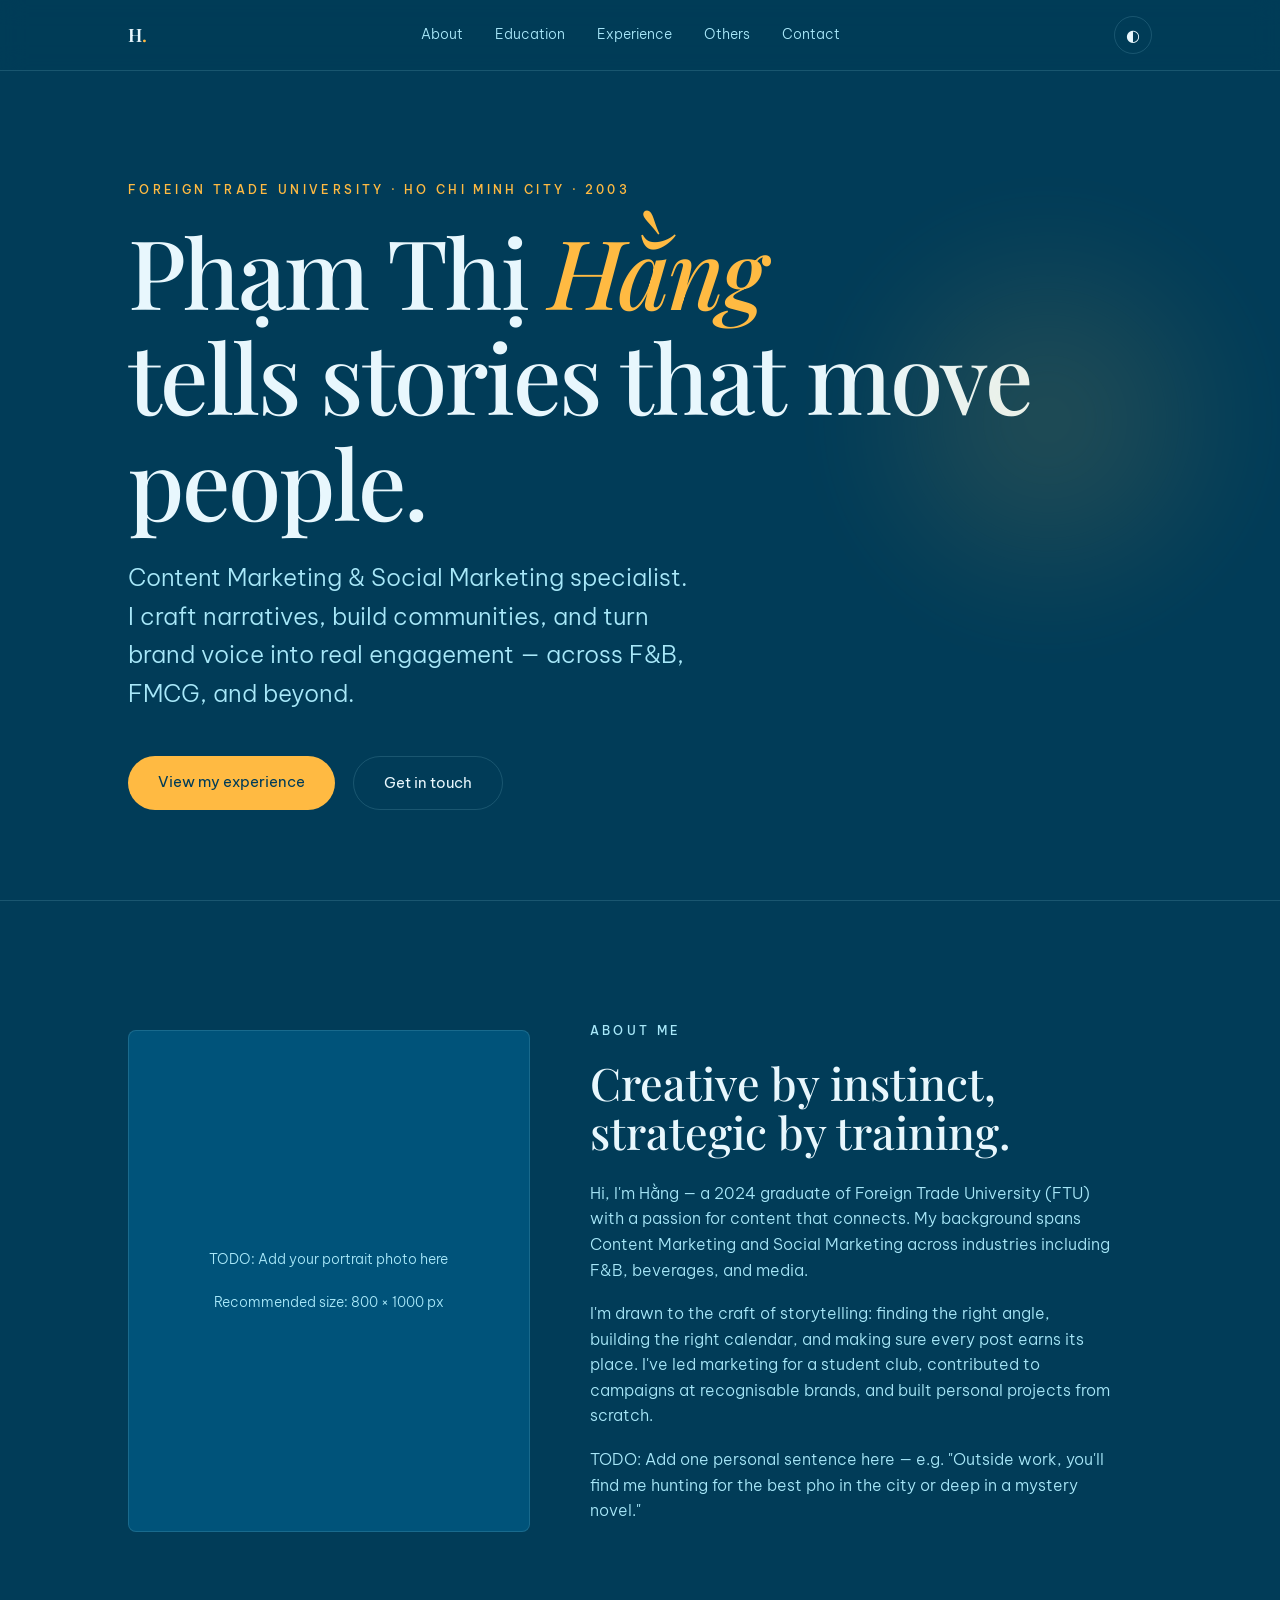
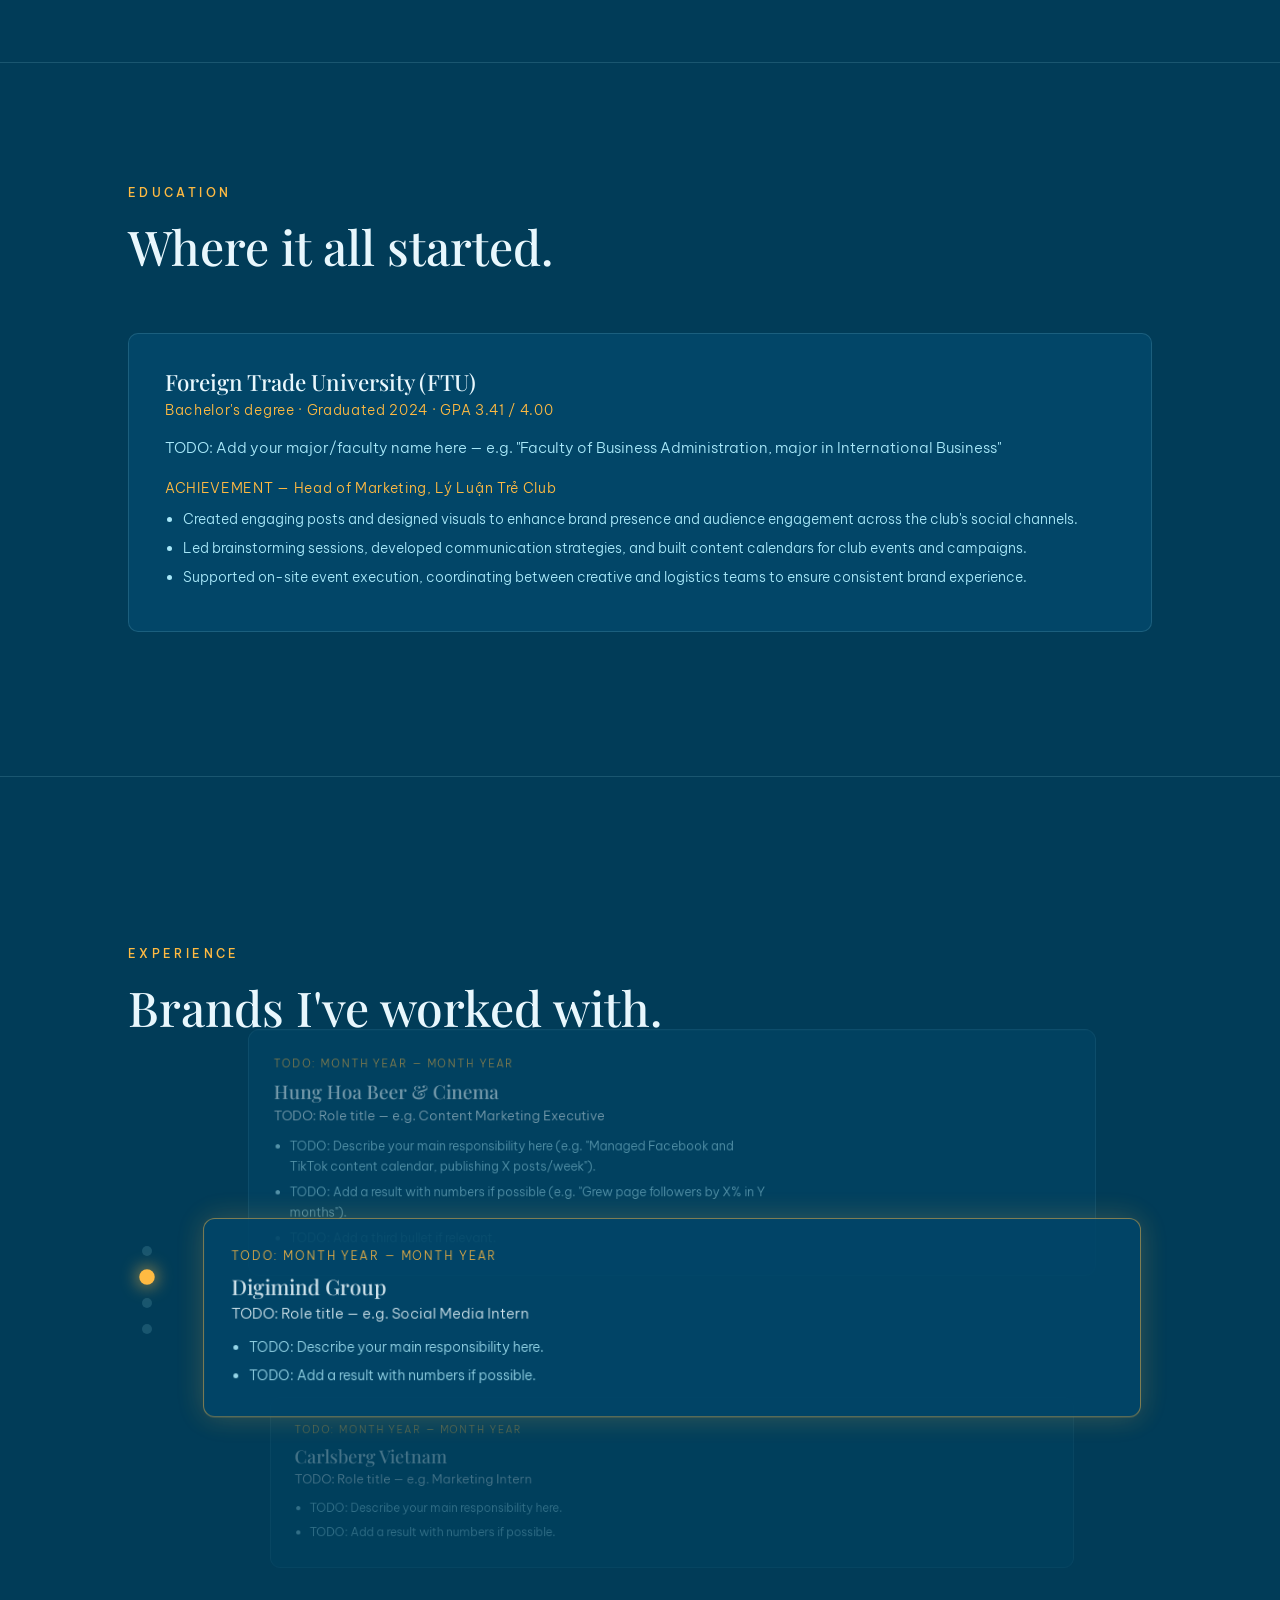
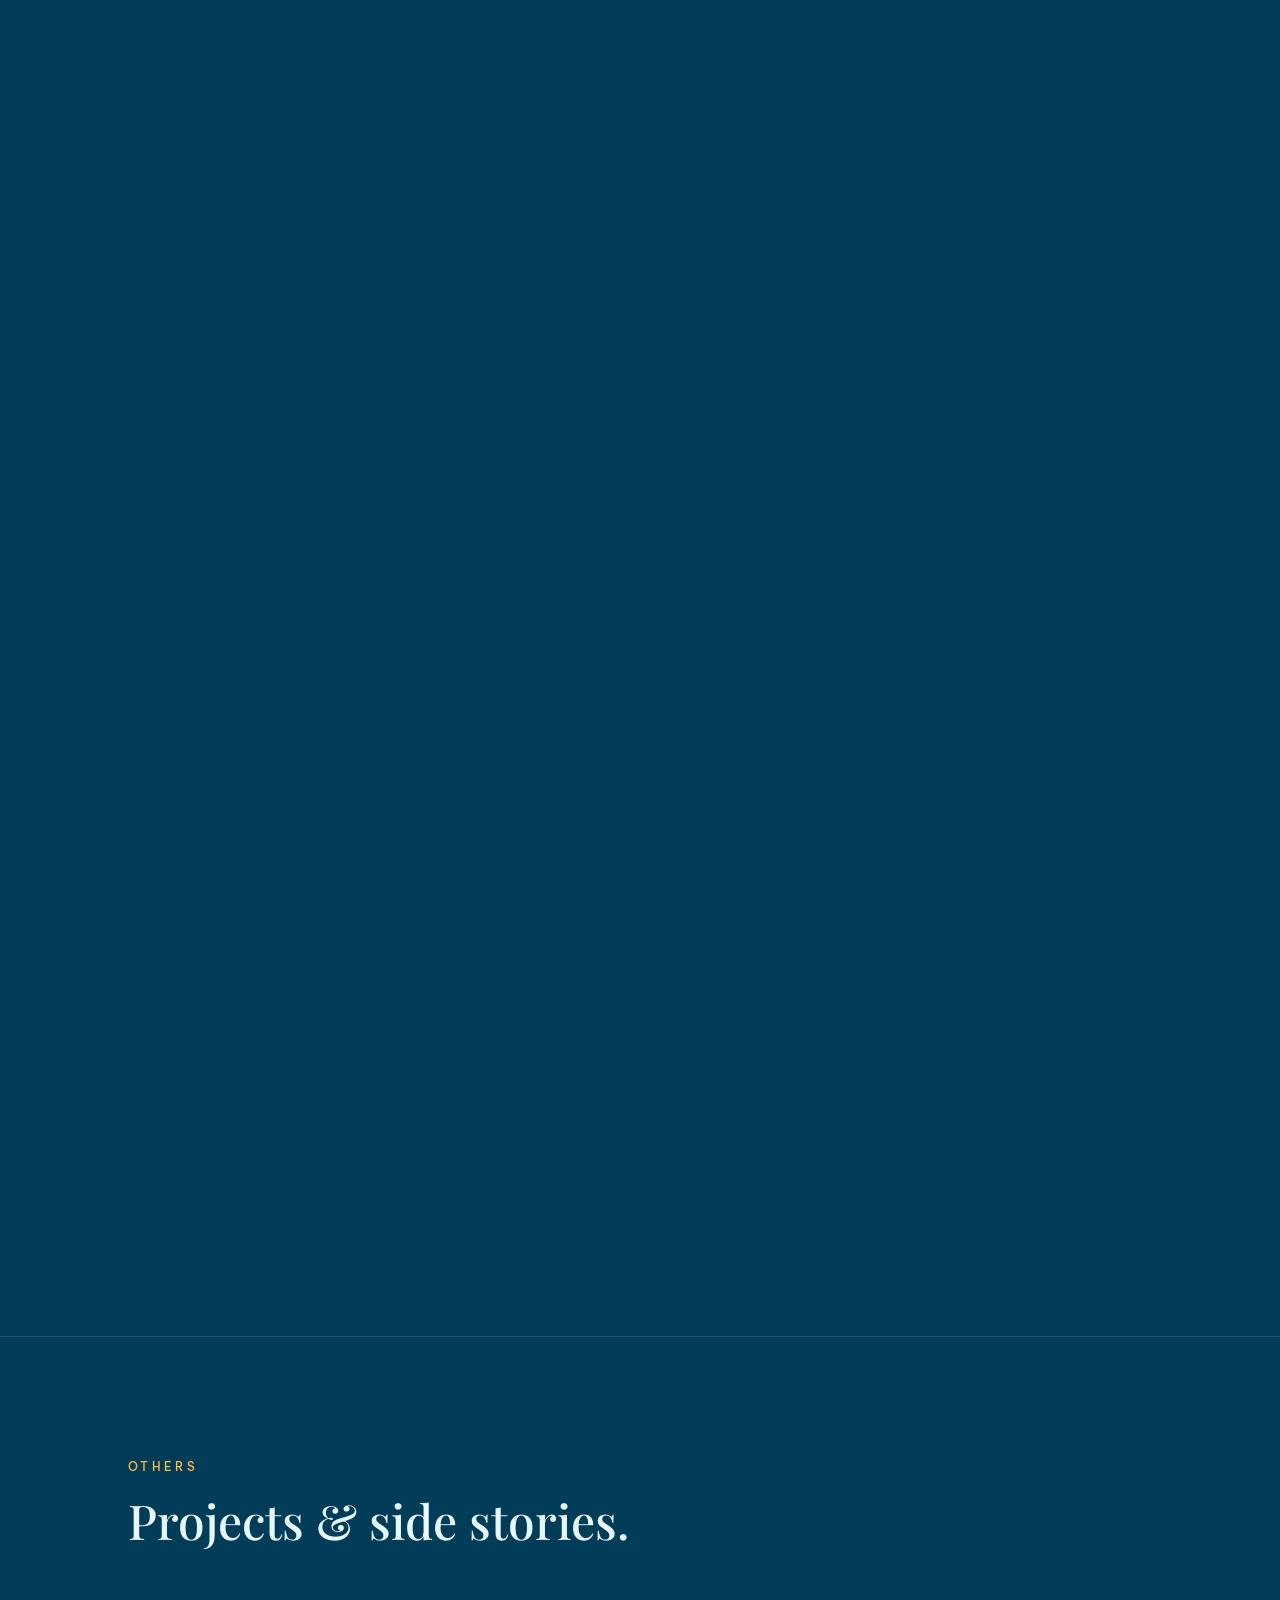
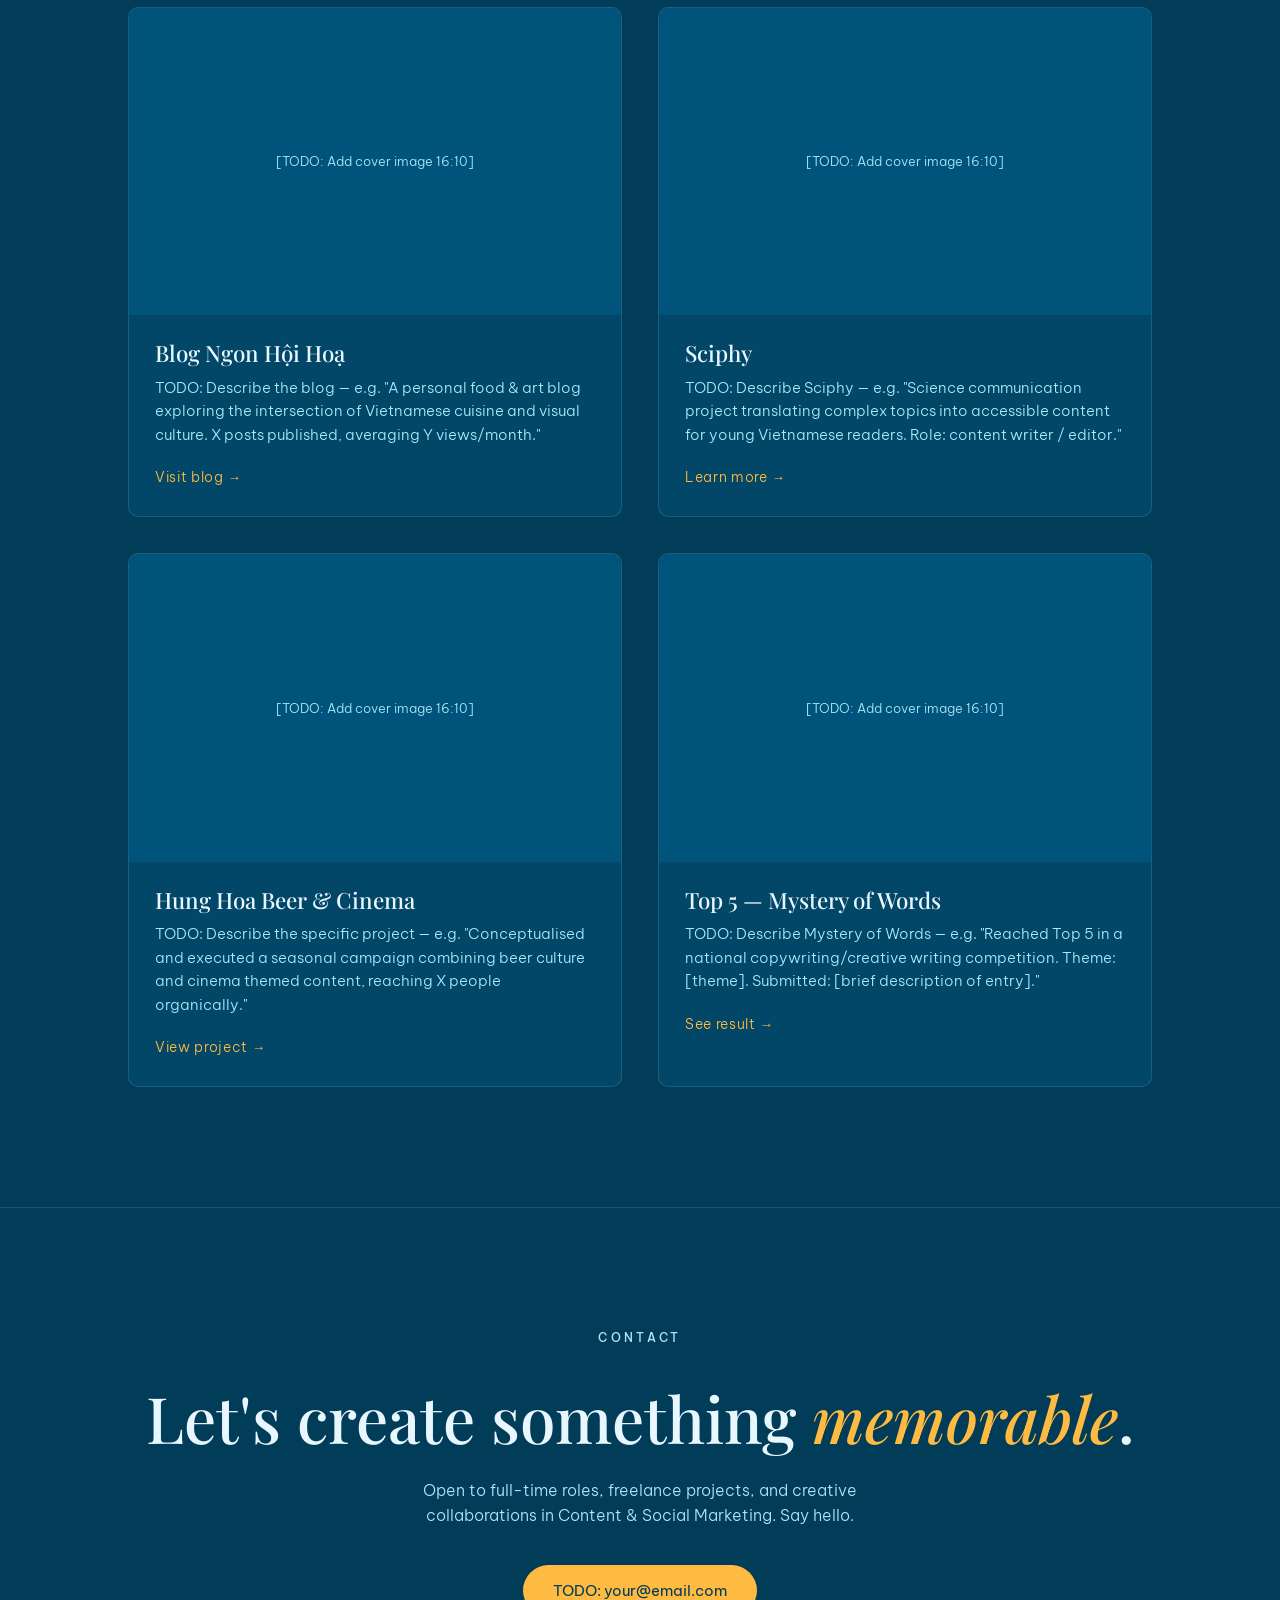
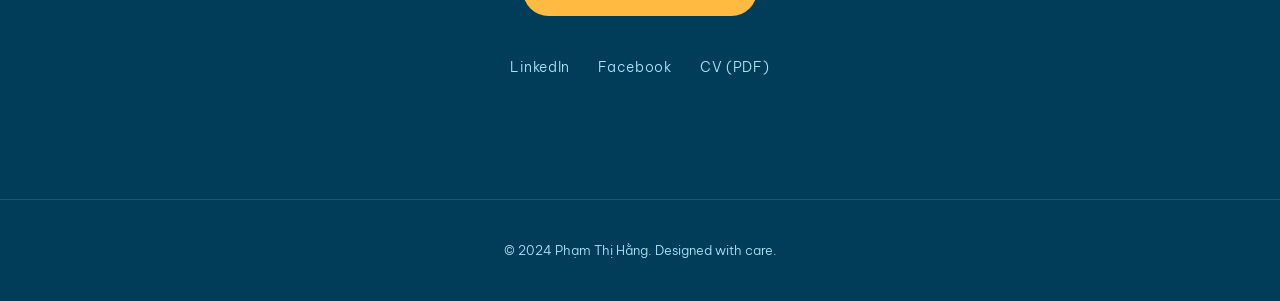
<file: portfolio sample.html>
<!DOCTYPE html>
<!--
  ============================================================
  PORTFOLIO — PHAM THI HANG
  ============================================================
  TODO items remaining:
  - Search "TODO:" to find all placeholders still needing real data
  - Search "ẢNH:" to find image slots (replace with your actual image paths)
  - Search "LINK:" to find social/URL placeholders
  ============================================================
-->
<html lang="vi">
<head>
<meta charset="UTF-8">
<meta name="viewport" content="width=device-width, initial-scale=1.0">
<meta name="description" content="Portfolio của Phạm Thị Hằng — Content Marketing & Social Marketing, tốt nghiệp Đại học Ngoại thương 2024.">
<title>Phạm Thị Hằng — Content & Social Marketing</title>
<link rel="preconnect" href="https://fonts.googleapis.com">
<link rel="preconnect" href="https://fonts.gstatic.com" crossorigin>
<link href="https://fonts.googleapis.com/css2?family=Playfair+Display:ital,wght@0,500;0,600;1,500&family=Be+Vietnam+Pro:wght@300;400;500;600&display=swap" rel="stylesheet">
<style>
  :root{
    /* Palette: #A8E8F9 #00537A #013C58 #F5A201 #FFBA42 #FFD35B */
    --bg:#013C58; --bg-soft:#00537A; --text:#E8F7FD; --muted:#A8E8F9;
    --accent:#FFBA42; --line:rgba(168,232,249,.15); --card:#024668;
  }
  [data-theme="light"]{
    --bg:#A8E8F9; --bg-soft:#C4F0FB; --text:#013C58; --muted:#00537A;
    --accent:#F5A201; --line:rgba(1,60,88,.15); --card:#DFF6FD;
  }
  *{margin:0;padding:0;box-sizing:border-box}
  html{scroll-behavior:smooth}
  body{background:var(--bg);color:var(--text);font-family:'Be Vietnam Pro',sans-serif;
    line-height:1.6;font-weight:300;transition:background .4s,color .4s;overflow-x:hidden}
  h1,h2,h3{font-family:'Playfair Display',serif;font-weight:500;line-height:1.1}
  a{color:inherit;text-decoration:none}
  .wrap{max-width:1080px;margin:0 auto;padding:0 28px}
  section{padding:120px 0;border-top:1px solid var(--line)}
  .eyebrow{font-size:.75rem;letter-spacing:.28em;text-transform:uppercase;
    color:var(--accent);margin-bottom:18px;font-weight:500}

  /* NAV */
  nav{position:fixed;top:0;left:0;right:0;z-index:50;backdrop-filter:blur(12px);
    background:color-mix(in srgb,var(--bg) 80%,transparent);border-bottom:1px solid var(--line)}
  .nav-inner{max-width:1080px;margin:0 auto;padding:16px 28px;display:flex;
    align-items:center;justify-content:space-between}
  .logo{font-family:'Playfair Display',serif;font-size:1.15rem;font-weight:600}
  .logo span{color:var(--accent)}
  .nav-links{display:flex;gap:32px;font-size:.9rem}
  .nav-links a{color:var(--muted);transition:color .25s}
  .nav-links a:hover{color:var(--text)}
  .theme-btn{background:none;border:1px solid var(--line);color:var(--text);
    width:38px;height:38px;border-radius:50%;cursor:pointer;font-size:1rem;transition:.25s}
  .theme-btn:hover{border-color:var(--accent)}
  .burger{display:none;background:none;border:none;color:var(--text);font-size:1.5rem;cursor:pointer}

  /* HERO */
  .hero{min-height:100vh;display:flex;flex-direction:column;justify-content:center;
    padding-top:90px;position:relative}
  .hero-glow{position:absolute;top:20%;right:-10%;width:480px;height:480px;
    background:radial-gradient(circle,var(--accent),transparent 65%);opacity:.14;
    filter:blur(40px);pointer-events:none}
  .hero h1{font-size:clamp(2.8rem,8vw,6rem);letter-spacing:-.02em}
  .hero h1 em{font-style:italic;color:var(--accent)}
  .hero .tagline{font-size:clamp(1.05rem,2.5vw,1.5rem);color:var(--muted);
    margin-top:24px;max-width:560px}
  .hero-cta{margin-top:44px;display:flex;gap:18px;flex-wrap:wrap}
  .btn{padding:14px 30px;border-radius:40px;font-size:.92rem;font-weight:400;
    transition:.3s;display:inline-block}
  .btn-fill{background:var(--accent);color:#013C58}
  .btn-fill:hover{transform:translateY(-2px);box-shadow:0 10px 30px color-mix(in srgb,var(--accent) 40%,transparent)}
  .btn-line{border:1px solid var(--line)}
  .btn-line:hover{border-color:var(--accent);color:var(--accent)}

  /* ABOUT */
  .about-grid{display:grid;grid-template-columns:1fr 1.4fr;gap:60px;align-items:center}
  .about-img{aspect-ratio:4/5;background:var(--bg-soft);border:1px solid var(--line);
    border-radius:8px;display:flex;align-items:center;justify-content:center;
    color:var(--muted);font-size:.85rem;text-align:center;padding:20px;overflow:hidden}
  .about-img img{width:100%;height:100%;object-fit:cover;border-radius:8px}
  .about-text h2{font-size:clamp(2rem,4vw,2.8rem);margin-bottom:24px}
  .about-text p{color:var(--muted);margin-bottom:18px;max-width:520px}

  /* EDUCATION */
  .edu-block{background:var(--card);border:1px solid var(--line);border-radius:10px;padding:36px;margin-bottom:24px}
  .edu-block h3{font-size:1.4rem;margin-bottom:6px}
  .edu-meta{color:var(--accent);font-size:.85rem;letter-spacing:.05em;margin-bottom:14px}
  .edu-block p{color:var(--muted);font-size:.92rem;margin-bottom:10px}
  .edu-block ul{color:var(--muted);font-size:.9rem;padding-left:18px}
  .edu-block ul li{margin-bottom:6px}

  /* EXPERIENCE — wheel-picker selection (game style)
     The section pins to the screen; scrolling rotates the entries through
     a vertical wheel. Selected entry lights up in the middle, neighbours
     shrink and fade above/below it. */
  #experience{padding:0;height:240vh} /* scroll distance = animation length */
  .exp-sticky{position:sticky;top:0;min-height:100vh;display:flex;
    flex-direction:column;justify-content:center;overflow:hidden}
  .exp-sticky .sec-head{margin-bottom:36px}
  .wheel{position:relative;height:440px}
  .exp{position:absolute;left:64px;right:0;top:50%;padding:24px 28px;
    border-radius:12px;background:var(--card);border:1px solid var(--line);
    transform:translateY(-50%);opacity:0;visibility:hidden;
    will-change:transform,opacity;
    transition:border-color .35s ease,box-shadow .35s ease}
  .exp.lit{border-color:color-mix(in srgb,var(--accent) 55%,transparent);
    box-shadow:0 0 30px color-mix(in srgb,var(--accent) 25%,transparent)}
  /* circle selection bar on the left */
  .wheel-dots{position:absolute;left:14px;top:50%;transform:translateY(-50%);
    display:flex;flex-direction:column;gap:16px;z-index:200}
  .wheel-dots .dot{width:10px;height:10px;border-radius:50%;
    background:var(--line);transition:.35s}
  .wheel-dots .dot.on{background:var(--accent);transform:scale(1.55);
    box-shadow:0 0 12px var(--accent)}
  /* hover preview — small picture window on the selected entry */
  .exp-preview{position:absolute;right:24px;bottom:calc(100% - 8px);z-index:300;
    display:flex;gap:10px;padding:12px;border-radius:10px;
    background:var(--bg-soft);border:1px solid color-mix(in srgb,var(--accent) 45%,transparent);
    box-shadow:0 14px 40px rgba(0,0,0,.35);
    opacity:0;visibility:hidden;transform:translateY(10px) scale(.96);
    transition:opacity .3s ease,transform .3s ease,visibility .3s;pointer-events:none}
  .exp-preview::after{content:"";position:absolute;bottom:-7px;right:40px;
    width:12px;height:12px;background:var(--bg-soft);transform:rotate(45deg);
    border-right:1px solid color-mix(in srgb,var(--accent) 45%,transparent);
    border-bottom:1px solid color-mix(in srgb,var(--accent) 45%,transparent)}
  .exp-preview .pv{width:130px;height:86px;border-radius:6px;overflow:hidden;
    background:var(--card);border:1px solid var(--line);display:flex;
    align-items:center;justify-content:center;color:var(--muted);
    font-size:.68rem;text-align:center;padding:6px}
  .exp-preview .pv img{width:100%;height:100%;object-fit:cover}
  /* only the lit (selected) entry shows its preview on hover */
  .exp.lit:hover .exp-preview{opacity:1;visibility:visible;transform:translateY(0) scale(1)}
  .exp .yr{font-size:.78rem;letter-spacing:.15em;color:var(--accent);text-transform:uppercase}
  .exp h3{font-size:1.35rem;margin:8px 0 4px}
  .exp .role{color:var(--text);font-size:.95rem;margin-bottom:10px}
  .exp p{color:var(--muted);font-size:.9rem;max-width:560px}
  .exp ul{color:var(--muted);font-size:.9rem;padding-left:18px;max-width:560px}
  .exp ul li{margin-bottom:6px}
  @media (prefers-reduced-motion: reduce){
    .exp,.wheel-dots .dot{transition:none}
  }

  /* OTHERS — card grid reused */
  .sec-head{margin-bottom:60px}
  .sec-head h2{font-size:clamp(2rem,4vw,3rem)}
  .proj-grid{display:grid;grid-template-columns:repeat(2,1fr);gap:36px}
  .card{background:var(--card);border:1px solid var(--line);border-radius:10px;
    overflow:hidden;transition:.4s;cursor:pointer}
  .card:hover{transform:translateY(-6px);border-color:color-mix(in srgb,var(--accent) 50%,var(--line))}
  .card-img{aspect-ratio:16/10;background:var(--bg-soft);display:flex;
    align-items:center;justify-content:center;color:var(--muted);font-size:.8rem;
    text-align:center;padding:16px;overflow:hidden}
  .card-img img{width:100%;height:100%;object-fit:cover;transition:.5s}
  .card:hover .card-img img{transform:scale(1.05)}
  .card-body{padding:26px}
  .card-body h3{font-size:1.4rem;margin-bottom:10px}
  .card-body p{color:var(--muted);font-size:.92rem;margin-bottom:18px}
  .card-link{color:var(--accent);font-size:.85rem;letter-spacing:.05em}
  .card-link::after{content:" →";transition:.3s}
  .card:hover .card-link::after{margin-left:6px}

  /* CONTACT */
  .contact{text-align:center}
  .contact h2{font-size:clamp(2.2rem,6vw,4rem);margin-bottom:24px}
  .contact h2 em{font-style:italic;color:var(--accent)}
  .contact p{color:var(--muted);max-width:480px;margin:0 auto 36px}
  .socials{display:flex;gap:28px;justify-content:center;margin-top:40px;flex-wrap:wrap}
  .socials a{color:var(--muted);font-size:.9rem;letter-spacing:.05em;transition:.25s}
  .socials a:hover{color:var(--accent)}
  footer{padding:40px 0;text-align:center;color:var(--muted);font-size:.8rem;
    border-top:1px solid var(--line)}

  /* FADE-IN ON SCROLL */
  .reveal{opacity:0;transform:translateY(30px);transition:opacity .8s ease,transform .8s ease}
  .reveal.in{opacity:1;transform:none}

  /* RESPONSIVE */
  @media(max-width:820px){
    .about-grid{grid-template-columns:1fr;gap:36px}
    .proj-grid{grid-template-columns:1fr}
    .nav-links{display:none}
    .burger{display:block}
    section{padding:80px 0}
  }
</style>
</head>
<body>

<!-- NAV -->
<nav>
  <div class="nav-inner">
    <a href="#hero" class="logo">H<span>.</span></a>
    <div class="nav-links">
      <a href="#about">About</a>
      <a href="#education">Education</a>
      <a href="#experience">Experience</a>
      <a href="#others">Others</a>
      <a href="#contact">Contact</a>
    </div>
    <div style="display:flex;gap:12px;align-items:center">
      <button class="theme-btn" id="themeBtn" title="Toggle theme">◐</button>
      <button class="burger" id="burger">☰</button>
    </div>
  </div>
</nav>

<!-- HERO -->
<header class="hero wrap" id="hero">
  <div class="hero-glow"></div>
  <p class="eyebrow reveal">Foreign Trade University · Ho Chi Minh City · 2003</p>
  <h1 class="reveal">Phạm Thị <em>Hằng</em><br>tells stories that move people.</h1>
  <p class="tagline reveal">Content Marketing & Social Marketing specialist. I craft narratives, build communities, and turn brand voice into real engagement — across F&B, FMCG, and beyond.</p>
  <div class="hero-cta reveal">
    <a href="#experience" class="btn btn-fill">View my experience</a>
    <a href="#contact" class="btn btn-line">Get in touch</a>
  </div>
</header>

<!-- ABOUT ME -->
<section id="about">
  <div class="wrap about-grid">
    <!-- ẢNH: portrait photo, ratio ~4:5 (e.g. 800×1000px).
         TODO: replace the div below with <img src="your-photo.jpg" alt="Phạm Thị Hằng"> -->
    <div class="about-img reveal">
      <span>TODO: Add your portrait photo here<br><br>Recommended size: 800 × 1000 px</span>
    </div>
    <div class="about-text reveal">
      <p class="eyebrow">About Me</p>
      <h2>Creative by instinct, strategic by training.</h2>
      <p>Hi, I'm Hằng — a 2024 graduate of Foreign Trade University (FTU) with a passion for content that connects. My background spans Content Marketing and Social Marketing across industries including F&B, beverages, and media.</p>
      <p>I'm drawn to the craft of storytelling: finding the right angle, building the right calendar, and making sure every post earns its place. I've led marketing for a student club, contributed to campaigns at recognisable brands, and built personal projects from scratch.</p>
      <!-- TODO: add a short personal line — a hobby, a belief, something that makes you you -->
      <p>TODO: Add one personal sentence here — e.g. "Outside work, you'll find me hunting for the best pho in the city or deep in a mystery novel."</p>
    </div>
  </div>
</section>

<!-- EDUCATION -->
<section id="education">
  <div class="wrap">
    <div class="sec-head reveal">
      <p class="eyebrow">Education</p>
      <h2>Where it all started.</h2>
    </div>

    <div class="edu-block reveal">
      <h3>Foreign Trade University (FTU)</h3>
      <div class="edu-meta">Bachelor's degree · Graduated 2024 · GPA 3.41 / 4.00</div>
      <p>TODO: Add your major/faculty name here — e.g. "Faculty of Business Administration, major in International Business"</p>

      <p style="color:var(--accent);font-size:.85rem;margin-top:18px;margin-bottom:8px;letter-spacing:.05em">ACHIEVEMENT — Head of Marketing, Lý Luận Trẻ Club</p>
      <ul>
        <li>Created engaging posts and designed visuals to enhance brand presence and audience engagement across the club's social channels.</li>
        <li>Led brainstorming sessions, developed communication strategies, and built content calendars for club events and campaigns.</li>
        <li>Supported on-site event execution, coordinating between creative and logistics teams to ensure consistent brand experience.</li>
      </ul>

      <!-- TODO: add GPA context or any scholarships/honours if applicable -->
    </div>
  </div>
</section>

<!-- EXPERIENCE -->
<section id="experience">
  <div class="exp-sticky wrap">
    <div class="sec-head reveal">
      <p class="eyebrow">Experience</p>
      <h2>Brands I've worked with.</h2>
    </div>
    <div class="wheel" id="wheel">
      <div class="wheel-dots" id="wheelDots"></div>

      <div class="exp">
        <!-- TODO: fill in exact dates, role title, and bullet points for this role -->
        <span class="yr">TODO: Month Year — Month Year</span>
        <h3>Hung Hoa Beer &amp; Cinema</h3>
        <div class="role">TODO: Role title — e.g. Content Marketing Executive</div>
        <!-- ẢNH: hover preview — replace placeholders with <img src="..."> (~390×260px each) -->
        <div class="exp-preview">
          <div class="pv">TODO: ảnh 1<br>Hung Hoa</div>
          <div class="pv">TODO: ảnh 2<br>Hung Hoa</div>
          <div class="pv">TODO: ảnh 3<br>Hung Hoa</div>
        </div>
        <ul>
          <li>TODO: Describe your main responsibility here (e.g. "Managed Facebook and TikTok content calendar, publishing X posts/week").</li>
          <li>TODO: Add a result with numbers if possible (e.g. "Grew page followers by X% in Y months").</li>
          <li>TODO: Add a third bullet if relevant.</li>
        </ul>
      </div>

      <div class="exp">
        <!-- TODO: fill in exact dates, role title, and bullet points for this role -->
        <span class="yr">TODO: Month Year — Month Year</span>
        <h3>Digimind Group</h3>
        <div class="role">TODO: Role title — e.g. Social Media Intern</div>
        <!-- ẢNH: hover preview — replace placeholders with <img src="..."> (~390×260px each) -->
        <div class="exp-preview">
          <div class="pv">TODO: ảnh 1<br>Digimind</div>
          <div class="pv">TODO: ảnh 2<br>Digimind</div>
          <div class="pv">TODO: ảnh 3<br>Digimind</div>
        </div>
        <ul>
          <li>TODO: Describe your main responsibility here.</li>
          <li>TODO: Add a result with numbers if possible.</li>
        </ul>
      </div>

      <div class="exp">
        <!-- TODO: fill in exact dates, role title, and bullet points for this role -->
        <span class="yr">TODO: Month Year — Month Year</span>
        <h3>Carlsberg Vietnam</h3>
        <div class="role">TODO: Role title — e.g. Marketing Intern</div>
        <!-- ẢNH: hover preview — replace placeholders with <img src="..."> (~390×260px each) -->
        <div class="exp-preview">
          <div class="pv">TODO: ảnh 1<br>Carlsberg</div>
          <div class="pv">TODO: ảnh 2<br>Carlsberg</div>
          <div class="pv">TODO: ảnh 3<br>Carlsberg</div>
        </div>
        <ul>
          <li>TODO: Describe your main responsibility here.</li>
          <li>TODO: Add a result with numbers if possible.</li>
        </ul>
      </div>

      <div class="exp">
        <!-- TODO: fill in exact dates, role title, and bullet points for this role -->
        <span class="yr">TODO: Month Year — Month Year</span>
        <h3>SG Beer Central JSC</h3>
        <div class="role">TODO: Role title — e.g. Content Contributor</div>
        <!-- ẢNH: hover preview — replace placeholders with <img src="..."> (~390×260px each) -->
        <div class="exp-preview">
          <div class="pv">TODO: ảnh 1<br>SG Beer</div>
          <div class="pv">TODO: ảnh 2<br>SG Beer</div>
          <div class="pv">TODO: ảnh 3<br>SG Beer</div>
        </div>
        <ul>
          <li>TODO: Describe your main responsibility here.</li>
          <li>TODO: Add a result with numbers if possible.</li>
        </ul>
      </div>

    </div>
  </div>
</section>

<!-- OTHERS -->
<section id="others">
  <div class="wrap">
    <div class="sec-head reveal">
      <p class="eyebrow">Others</p>
      <h2>Projects & side stories.</h2>
    </div>
    <div class="proj-grid">

      <article class="card reveal">
        <!-- ẢNH: 16:10 cover image for this project. TODO: replace placeholder with <img src="..."> -->
        <div class="card-img">[TODO: Add cover image 16:10]</div>
        <div class="card-body">
          <h3>Blog Ngon Hội Hoạ</h3>
          <!-- TODO: describe what this blog is about, your role, and any highlights (readers, posts, etc.) -->
          <p>TODO: Describe the blog — e.g. "A personal food & art blog exploring the intersection of Vietnamese cuisine and visual culture. X posts published, averaging Y views/month."</p>
          <!-- LINK: replace # with the actual blog URL -->
          <a href="#" class="card-link">Visit blog</a>
        </div>
      </article>

      <article class="card reveal">
        <div class="card-img">[TODO: Add cover image 16:10]</div>
        <div class="card-body">
          <h3>Sciphy</h3>
          <!-- TODO: describe what Sciphy is and your involvement -->
          <p>TODO: Describe Sciphy — e.g. "Science communication project translating complex topics into accessible content for young Vietnamese readers. Role: content writer / editor."</p>
          <!-- LINK: replace # with the actual URL -->
          <a href="#" class="card-link">Learn more</a>
        </div>
      </article>

      <article class="card reveal">
        <div class="card-img">[TODO: Add cover image 16:10]</div>
        <div class="card-body">
          <h3>Hung Hoa Beer &amp; Cinema</h3>
          <!-- TODO: describe a specific project or campaign you led here (separate from the experience entry above) -->
          <p>TODO: Describe the specific project — e.g. "Conceptualised and executed a seasonal campaign combining beer culture and cinema themed content, reaching X people organically."</p>
          <!-- LINK: replace # with relevant post, deck, or page -->
          <a href="#" class="card-link">View project</a>
        </div>
      </article>

      <article class="card reveal">
        <div class="card-img">[TODO: Add cover image 16:10]</div>
        <div class="card-body">
          <h3>Top 5 — Mystery of Words</h3>
          <!-- TODO: describe what this competition/project is -->
          <p>TODO: Describe Mystery of Words — e.g. "Reached Top 5 in a national copywriting/creative writing competition. Theme: [theme]. Submitted: [brief description of entry]."</p>
          <!-- LINK: replace # with certificate, post, or result page if available -->
          <a href="#" class="card-link">See result</a>
        </div>
      </article>

    </div>
  </div>
</section>

<!-- CONTACT -->
<section id="contact" class="contact">
  <div class="wrap">
    <p class="eyebrow reveal">Contact</p>
    <h2 class="reveal">Let's create something <em>memorable</em>.</h2>
    <p class="reveal">Open to full-time roles, freelance projects, and creative collaborations in Content & Social Marketing. Say hello.</p>
    <!-- LINK/TODO: replace with your real email -->
    <a href="mailto:TODO@email.com" class="btn btn-fill reveal">TODO: your@email.com</a>
    <div class="socials reveal">
      <!-- LINK: replace # with your real profile URLs -->
      <a href="#">LinkedIn</a>
      <a href="#">Facebook</a>
      <a href="#">CV (PDF)</a>
    </div>
  </div>
</section>

<footer>© 2024 Phạm Thị Hằng. Designed with care.</footer>

<script>
  const tb=document.getElementById('themeBtn');
  tb.onclick=()=>{
    const cur=document.documentElement.getAttribute('data-theme');
    document.documentElement.setAttribute('data-theme',cur==='light'?'':'light');
  };
  const io=new IntersectionObserver((es)=>{
    es.forEach(e=>{if(e.isIntersecting){e.target.classList.add('in');io.unobserve(e.target)}})
  },{threshold:.12});
  document.querySelectorAll('.reveal').forEach((el,i)=>{
    el.style.transitionDelay=(i%4*0.08)+'s';io.observe(el);
  });
  document.getElementById('burger').onclick=()=>{
    document.getElementById('about').scrollIntoView();
  };

  // EXPERIENCE — wheel picker:
  // the section pins while you scroll through it; entries rotate through a
  // vertical wheel. The selected one sits lit in the middle at full size,
  // the previous shifts up + shrinks + fades, the next waits below.
  // At the start/end you see 2 entries, in the middle 3 — automatically,
  // since only neighbours within 1 step of the selection are visible.
  const expSection=document.getElementById('experience');
  const exps=[...document.querySelectorAll('#wheel .exp')];
  const dotsBox=document.getElementById('wheelDots');
  exps.forEach(()=>{
    const d=document.createElement('div');d.className='dot';dotsBox.appendChild(d);
  });
  const dots=[...dotsBox.children];
  const STEP=165;        // px between wheel positions
  const FADE=0.6;        // opacity lost per step away from selection
  const SHRINK=0.14;     // scale lost per step away from selection
  const EASE=0.09;       // smoothing — lower = floatier, higher = snappier

  // scroll picks a TARGET entry (snapped to whole steps); the wheel then
  // glides toward it with easing, so a small scroll = one clean step
  let wheelPos=0;
  function targetIndex(){
    const r=expSection.getBoundingClientRect();
    const scrollable=r.height-window.innerHeight;
    const p=Math.min(Math.max(-r.top/scrollable,0),1); // 0..1 through section
    return Math.round(p*(exps.length-1));               // snap to nearest entry
  }
  function renderWheel(pos){
    exps.forEach((el,i)=>{
      const d=i-pos, ad=Math.abs(d);
      const visible=ad<1.5;
      el.style.visibility=visible?'visible':'hidden';
      el.style.opacity=visible?String(Math.max(0,1-FADE*ad)):'0';
      el.style.transform=
        `translateY(calc(-50% + ${(d*STEP).toFixed(1)}px)) scale(${(1-SHRINK*Math.min(ad,2)).toFixed(3)})`;
      el.style.zIndex=String(100-Math.round(ad*10));
      el.classList.toggle('lit',ad<0.5);
    });
    const sel=Math.round(pos);
    dots.forEach((dt,i)=>dt.classList.toggle('on',i===sel));
  }
  function tickWheel(){
    const t=targetIndex();
    wheelPos+=(t-wheelPos)*EASE;            // ease toward the target
    if(Math.abs(t-wheelPos)<0.001)wheelPos=t;
    renderWheel(wheelPos);
    requestAnimationFrame(tickWheel);
  }
  requestAnimationFrame(tickWheel);
</script>
</body>
</html>
</file>
